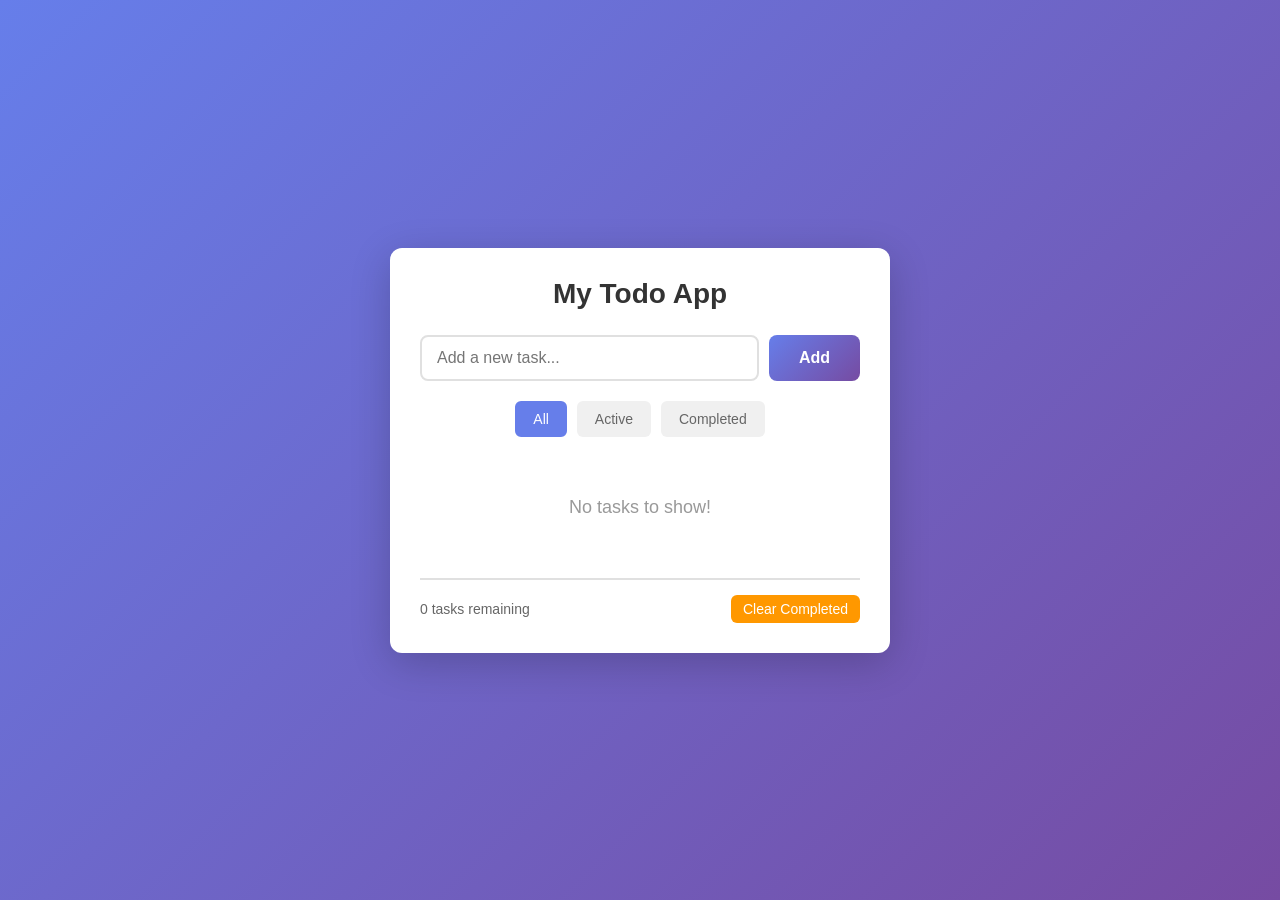
<file: index.html>
<!DOCTYPE html>
<html lang="en">
<head>
    <meta charset="UTF-8">
    <meta name="viewport" content="width=device-width, initial-scale=1.0">
    <title>Todo App</title>
    <link rel="stylesheet" href="styles.css">
</head>
<body>
    <div class="container">
        <div class="todo-wrapper">
            <h1>My Todo App</h1>
            
            <div class="input-section">
                <input 
                    type="text" 
                    id="todoInput" 
                    placeholder="Add a new task..."
                    autocomplete="off"
                >
                <button id="addBtn" onclick="addTodo()">Add</button>
            </div>

            <div class="filter-buttons">
                <button class="filter-btn active" data-filter="all">All</button>
                <button class="filter-btn" data-filter="active">Active</button>
                <button class="filter-btn" data-filter="completed">Completed</button>
            </div>

            <ul id="todoList" class="todo-list"></ul>

            <div class="stats">
                <span id="todoCount">0 tasks remaining</span>
                <button id="clearBtn" onclick="clearCompleted()">Clear Completed</button>
            </div>
        </div>
    </div>

    <script src="script.js"></script>
</body>
</html>
</file>
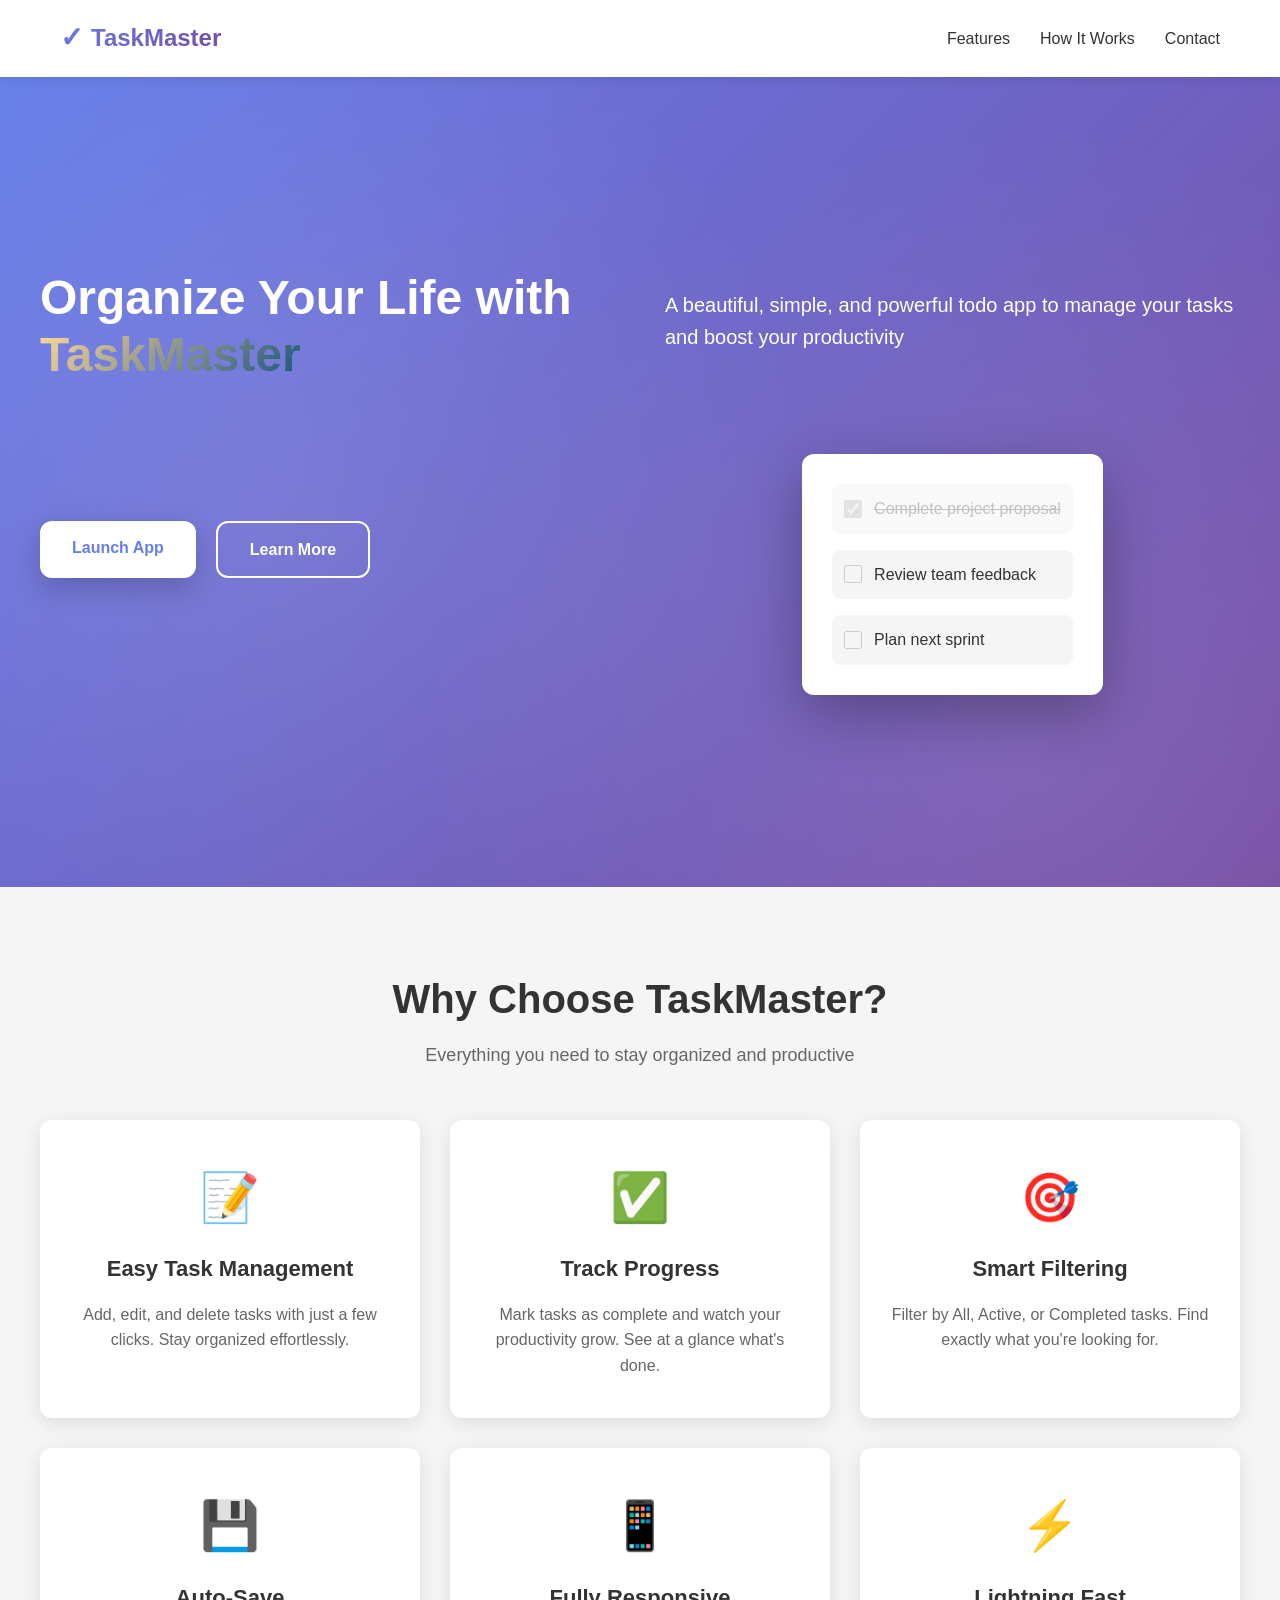
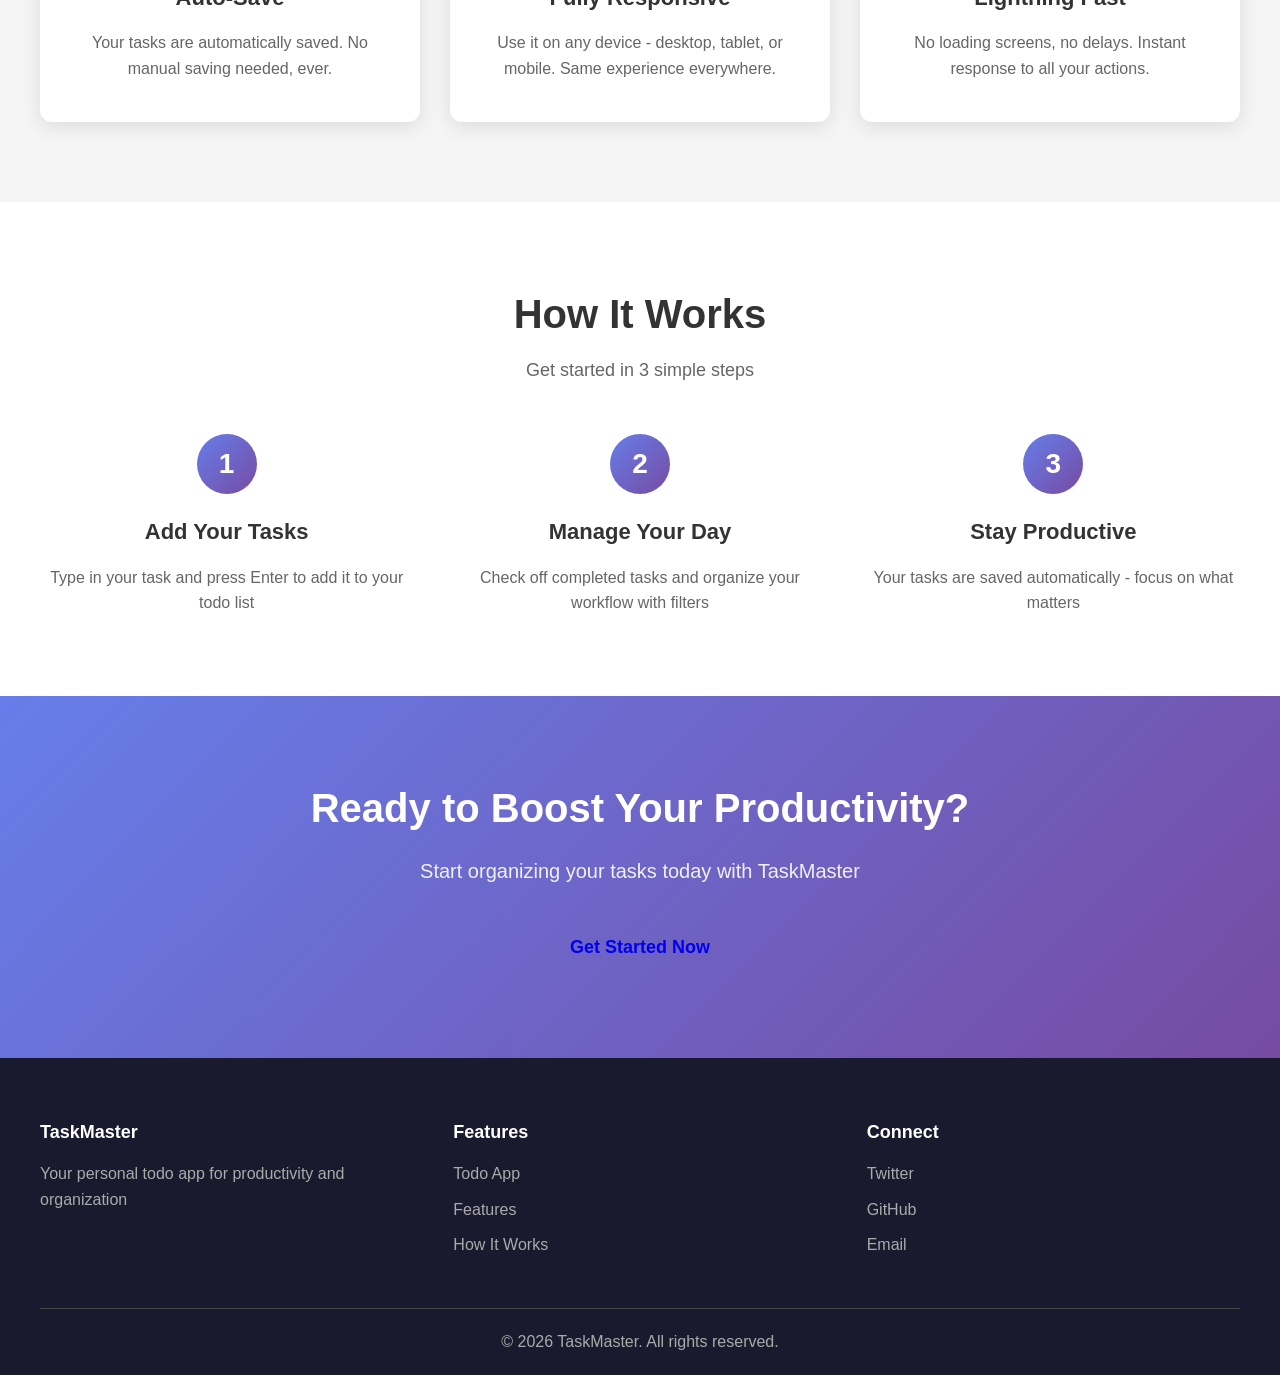
<file: landing.html>
<!DOCTYPE html>
<html lang="en">
<head>
    <meta charset="UTF-8">
    <meta name="viewport" content="width=device-width, initial-scale=1.0">
    <title>TaskMaster - Your Personal Todo App</title>
    <link rel="stylesheet" href="landing-styles.css">
</head>
<body>
    <!-- Navigation -->
    <nav class="navbar">
        <div class="nav-container">
            <div class="logo">
                <span class="logo-icon">✓</span>
                <span class="logo-text">TaskMaster</span>
            </div>
            <ul class="nav-links">
                <li><a href="#features">Features</a></li>
                <li><a href="#how-it-works">How It Works</a></li>
                <li><a href="#footer">Contact</a></li>
            </ul>
        </div>
    </nav>

    <!-- Hero Section -->
    <section class="hero">
        <div class="hero-content">
            <h1 class="hero-title">Organize Your Life with <span class="gradient-text">TaskMaster</span></h1>
            <p class="hero-subtitle">A beautiful, simple, and powerful todo app to manage your tasks and boost your productivity</p>
            <div class="hero-buttons">
                <a href="index.html" class="btn btn-primary">Launch App</a>
                <a href="#features" class="btn btn-secondary">Learn More</a>
            </div>
            <div class="hero-image">
                <div class="floating-card">
                    <div class="card-item completed">
                        <input type="checkbox" checked disabled>
                        <span>Complete project proposal</span>
                    </div>
                    <div class="card-item">
                        <input type="checkbox" disabled>
                        <span>Review team feedback</span>
                    </div>
                    <div class="card-item">
                        <input type="checkbox" disabled>
                        <span>Plan next sprint</span>
                    </div>
                </div>
            </div>
        </div>
    </section>

    <!-- Features Section -->
    <section id="features" class="features">
        <div class="section-container">
            <h2 class="section-title">Why Choose TaskMaster?</h2>
            <p class="section-subtitle">Everything you need to stay organized and productive</p>
            
            <div class="features-grid">
                <div class="feature-card">
                    <div class="feature-icon">📝</div>
                    <h3>Easy Task Management</h3>
                    <p>Add, edit, and delete tasks with just a few clicks. Stay organized effortlessly.</p>
                </div>

                <div class="feature-card">
                    <div class="feature-icon">✅</div>
                    <h3>Track Progress</h3>
                    <p>Mark tasks as complete and watch your productivity grow. See at a glance what's done.</p>
                </div>

                <div class="feature-card">
                    <div class="feature-icon">🎯</div>
                    <h3>Smart Filtering</h3>
                    <p>Filter by All, Active, or Completed tasks. Find exactly what you're looking for.</p>
                </div>

                <div class="feature-card">
                    <div class="feature-icon">💾</div>
                    <h3>Auto-Save</h3>
                    <p>Your tasks are automatically saved. No manual saving needed, ever.</p>
                </div>

                <div class="feature-card">
                    <div class="feature-icon">📱</div>
                    <h3>Fully Responsive</h3>
                    <p>Use it on any device - desktop, tablet, or mobile. Same experience everywhere.</p>
                </div>

                <div class="feature-card">
                    <div class="feature-icon">⚡</div>
                    <h3>Lightning Fast</h3>
                    <p>No loading screens, no delays. Instant response to all your actions.</p>
                </div>
            </div>
        </div>
    </section>

    <!-- How It Works Section -->
    <section id="how-it-works" class="how-it-works">
        <div class="section-container">
            <h2 class="section-title">How It Works</h2>
            <p class="section-subtitle">Get started in 3 simple steps</p>
            
            <div class="steps-grid">
                <div class="step">
                    <div class="step-number">1</div>
                    <h3>Add Your Tasks</h3>
                    <p>Type in your task and press Enter to add it to your todo list</p>
                </div>

                <div class="step">
                    <div class="step-number">2</div>
                    <h3>Manage Your Day</h3>
                    <p>Check off completed tasks and organize your workflow with filters</p>
                </div>

                <div class="step">
                    <div class="step-number">3</div>
                    <h3>Stay Productive</h3>
                    <p>Your tasks are saved automatically - focus on what matters</p>
                </div>
            </div>
        </div>
    </section>

    <!-- CTA Section -->
    <section class="cta-section">
        <div class="section-container">
            <h2>Ready to Boost Your Productivity?</h2>
            <p>Start organizing your tasks today with TaskMaster</p>
            <a href="index.html" class="btn btn-large">Get Started Now</a>
        </div>
    </section>

    <!-- Footer -->
    <footer id="footer" class="footer">
        <div class="footer-content">
            <div class="footer-section">
                <h4>TaskMaster</h4>
                <p>Your personal todo app for productivity and organization</p>
            </div>
            <div class="footer-section">
                <h4>Features</h4>
                <ul>
                    <li><a href="index.html">Todo App</a></li>
                    <li><a href="#features">Features</a></li>
                    <li><a href="#how-it-works">How It Works</a></li>
                </ul>
            </div>
            <div class="footer-section">
                <h4>Connect</h4>
                <ul>
                    <li><a href="#">Twitter</a></li>
                    <li><a href="#">GitHub</a></li>
                    <li><a href="#">Email</a></li>
                </ul>
            </div>
        </div>
        <div class="footer-bottom">
            <p>&copy; 2026 TaskMaster. All rights reserved.</p>
        </div>
    </footer>

    <script src="landing-script.js"></script>
</body>
</html>
</file>
<file: styles.css>
* {
    margin: 0;
    padding: 0;
    box-sizing: border-box;
}

body {
    font-family: 'Segoe UI', Tahoma, Geneva, Verdana, sans-serif;
    background: linear-gradient(135deg, #667eea 0%, #764ba2 100%);
    min-height: 100vh;
    display: flex;
    justify-content: center;
    align-items: center;
    padding: 20px;
}

.container {
    width: 100%;
    max-width: 500px;
}

.todo-wrapper {
    background: white;
    border-radius: 12px;
    box-shadow: 0 10px 40px rgba(0, 0, 0, 0.2);
    padding: 30px;
    animation: slideIn 0.3s ease-out;
}

@keyframes slideIn {
    from {
        opacity: 0;
        transform: translateY(-20px);
    }
    to {
        opacity: 1;
        transform: translateY(0);
    }
}

h1 {
    color: #333;
    margin-bottom: 25px;
    text-align: center;
    font-size: 28px;
}

.input-section {
    display: flex;
    gap: 10px;
    margin-bottom: 20px;
}

#todoInput {
    flex: 1;
    padding: 12px 15px;
    border: 2px solid #e0e0e0;
    border-radius: 8px;
    font-size: 16px;
    transition: border-color 0.3s;
}

#todoInput:focus {
    outline: none;
    border-color: #667eea;
}

#addBtn {
    padding: 12px 30px;
    background: linear-gradient(135deg, #667eea 0%, #764ba2 100%);
    color: white;
    border: none;
    border-radius: 8px;
    font-size: 16px;
    font-weight: bold;
    cursor: pointer;
    transition: transform 0.2s, box-shadow 0.2s;
}

#addBtn:hover {
    transform: translateY(-2px);
    box-shadow: 0 5px 15px rgba(102, 126, 234, 0.4);
}

#addBtn:active {
    transform: translateY(0);
}

.filter-buttons {
    display: flex;
    gap: 10px;
    margin-bottom: 20px;
    justify-content: center;
}

.filter-btn {
    padding: 8px 16px;
    background: #f0f0f0;
    border: 2px solid transparent;
    border-radius: 6px;
    cursor: pointer;
    font-size: 14px;
    font-weight: 500;
    transition: all 0.3s;
    color: #666;
}

.filter-btn.active {
    background: #667eea;
    color: white;
    border-color: #667eea;
}

.filter-btn:hover {
    background: #e0e0e0;
}

.filter-btn.active:hover {
    background: #667eea;
}

.todo-list {
    list-style: none;
    margin-bottom: 20px;
    max-height: 400px;
    overflow-y: auto;
}

.todo-list::-webkit-scrollbar {
    width: 6px;
}

.todo-list::-webkit-scrollbar-track {
    background: #f1f1f1;
    border-radius: 3px;
}

.todo-list::-webkit-scrollbar-thumb {
    background: #667eea;
    border-radius: 3px;
}

.todo-item {
    display: flex;
    align-items: center;
    padding: 15px;
    background: #f9f9f9;
    border-radius: 8px;
    margin-bottom: 10px;
    transition: all 0.3s;
    animation: fadeIn 0.3s ease-out;
}

@keyframes fadeIn {
    from {
        opacity: 0;
        transform: translateX(-10px);
    }
    to {
        opacity: 1;
        transform: translateX(0);
    }
}

.todo-item:hover {
    background: #f0f0f0;
    box-shadow: 0 2px 8px rgba(0, 0, 0, 0.1);
}

.todo-item.completed {
    opacity: 0.6;
}

.todo-checkbox {
    width: 20px;
    height: 20px;
    margin-right: 15px;
    cursor: pointer;
    accent-color: #667eea;
}

.todo-text {
    flex: 1;
    font-size: 16px;
    color: #333;
    word-break: break-word;
}

.todo-item.completed .todo-text {
    text-decoration: line-through;
    color: #999;
}

.delete-btn {
    background: #ff6b6b;
    color: white;
    border: none;
    padding: 6px 12px;
    border-radius: 6px;
    cursor: pointer;
    font-size: 14px;
    transition: all 0.2s;
    margin-left: 10px;
}

.delete-btn:hover {
    background: #ff5252;
    transform: scale(1.05);
}

.delete-btn:active {
    transform: scale(0.95);
}

.stats {
    display: flex;
    justify-content: space-between;
    align-items: center;
    padding-top: 15px;
    border-top: 2px solid #e0e0e0;
    font-size: 14px;
    color: #666;
}

#clearBtn {
    padding: 6px 12px;
    background: #ff9800;
    color: white;
    border: none;
    border-radius: 6px;
    cursor: pointer;
    font-size: 14px;
    transition: all 0.2s;
}

#clearBtn:hover {
    background: #f57c00;
    transform: translateY(-2px);
}

.empty-state {
    text-align: center;
    padding: 40px 20px;
    color: #999;
}

.empty-state p {
    font-size: 18px;
}

@media (max-width: 480px) {
    .todo-wrapper {
        padding: 20px;
    }

    h1 {
        font-size: 24px;
        margin-bottom: 20px;
    }

    .input-section {
        flex-direction: column;
    }

    #addBtn {
        width: 100%;
    }

    .filter-buttons {
        flex-wrap: wrap;
    }

    .stats {
        flex-direction: column;
        gap: 15px;
    }

    #clearBtn {
        width: 100%;
    }
}
</file>
<file: landing-styles.css>
* {
    margin: 0;
    padding: 0;
    box-sizing: border-box;
}

:root {
    --primary-color: #667eea;
    --secondary-color: #764ba2;
    --dark-color: #1a1a2e;
    --light-color: #f5f5f5;
    --text-color: #333;
    --border-radius: 12px;
    --transition: all 0.3s ease;
}

html {
    scroll-behavior: smooth;
}

body {
    font-family: 'Segoe UI', Tahoma, Geneva, Verdana, sans-serif;
    color: var(--text-color);
    line-height: 1.6;
    overflow-x: hidden;
}

/* Navigation */
.navbar {
    background: white;
    box-shadow: 0 2px 10px rgba(0, 0, 0, 0.1);
    position: sticky;
    top: 0;
    z-index: 100;
}

.nav-container {
    max-width: 1200px;
    margin: 0 auto;
    padding: 1rem 20px;
    display: flex;
    justify-content: space-between;
    align-items: center;
}

.logo {
    display: flex;
    align-items: center;
    gap: 8px;
    font-size: 24px;
    font-weight: bold;
    background: linear-gradient(135deg, #667eea 0%, #764ba2 100%);
    -webkit-background-clip: text;
    -webkit-text-fill-color: transparent;
}

.logo-icon {
    font-size: 28px;
}

.nav-links {
    display: flex;
    list-style: none;
    gap: 30px;
}

.nav-links a {
    text-decoration: none;
    color: var(--text-color);
    font-weight: 500;
    transition: var(--transition);
}

.nav-links a:hover {
    color: var(--primary-color);
}

/* Hero Section */
.hero {
    background: linear-gradient(135deg, #667eea 0%, #764ba2 100%);
    color: white;
    padding: 100px 20px;
    min-height: 90vh;
    display: flex;
    align-items: center;
    justify-content: center;
    position: relative;
    overflow: hidden;
}

.hero::before {
    content: '';
    position: absolute;
    top: 0;
    left: 0;
    right: 0;
    bottom: 0;
    background: radial-gradient(circle at 20% 50%, rgba(255, 255, 255, 0.1) 0%, transparent 50%),
                radial-gradient(circle at 80% 80%, rgba(255, 255, 255, 0.1) 0%, transparent 50%);
    pointer-events: none;
}

.hero-content {
    max-width: 1200px;
    display: grid;
    grid-template-columns: 1fr 1fr;
    gap: 50px;
    align-items: center;
    position: relative;
    z-index: 1;
}

.hero-title {
    font-size: 48px;
    font-weight: 800;
    margin-bottom: 20px;
    line-height: 1.2;
    animation: slideInLeft 0.8s ease-out;
}

.gradient-text {
    background: linear-gradient(135deg, #ffd89b 0%, #19547b 100%);
    -webkit-background-clip: text;
    -webkit-text-fill-color: transparent;
}

.hero-subtitle {
    font-size: 20px;
    opacity: 0.9;
    margin-bottom: 30px;
    animation: slideInLeft 0.8s ease-out 0.1s both;
}

.hero-buttons {
    display: flex;
    gap: 20px;
    margin-bottom: 50px;
    animation: slideInLeft 0.8s ease-out 0.2s both;
}

.btn {
    padding: 14px 32px;
    border-radius: var(--border-radius);
    text-decoration: none;
    font-weight: 600;
    font-size: 16px;
    border: none;
    cursor: pointer;
    transition: var(--transition);
    display: inline-block;
}

.btn-primary {
    background: white;
    color: var(--primary-color);
    box-shadow: 0 10px 30px rgba(0, 0, 0, 0.2);
}

.btn-primary:hover {
    transform: translateY(-3px);
    box-shadow: 0 15px 40px rgba(0, 0, 0, 0.3);
}

.btn-secondary {
    background: transparent;
    color: white;
    border: 2px solid white;
}

.btn-secondary:hover {
    background: white;
    color: var(--primary-color);
}

.btn-large {
    padding: 16px 40px;
    font-size: 18px;
}

.hero-image {
    display: flex;
    justify-content: center;
    align-items: center;
    animation: floatUp 0.8s ease-out 0.3s both;
}

.floating-card {
    background: white;
    border-radius: var(--border-radius);
    padding: 30px;
    box-shadow: 0 20px 60px rgba(0, 0, 0, 0.3);
    min-width: 300px;
    animation: float 3s ease-in-out infinite;
}

.card-item {
    display: flex;
    align-items: center;
    gap: 12px;
    margin-bottom: 16px;
    padding: 12px;
    background: #f5f5f5;
    border-radius: 8px;
    color: var(--text-color);
}

.card-item:last-child {
    margin-bottom: 0;
}

.card-item input[type="checkbox"] {
    width: 18px;
    height: 18px;
    cursor: pointer;
    accent-color: var(--primary-color);
}

.card-item.completed {
    opacity: 0.6;
}

.card-item.completed span {
    text-decoration: line-through;
    color: #999;
}

@keyframes slideInLeft {
    from {
        opacity: 0;
        transform: translateX(-50px);
    }
    to {
        opacity: 1;
        transform: translateX(0);
    }
}

@keyframes floatUp {
    from {
        opacity: 0;
        transform: translateY(50px);
    }
    to {
        opacity: 1;
        transform: translateY(0);
    }
}

@keyframes float {
    0%, 100% {
        transform: translateY(0px);
    }
    50% {
        transform: translateY(-20px);
    }
}

/* Features Section */
.features {
    padding: 80px 20px;
    background: var(--light-color);
}

.section-container {
    max-width: 1200px;
    margin: 0 auto;
}

.section-title {
    font-size: 40px;
    font-weight: 800;
    text-align: center;
    margin-bottom: 10px;
}

.section-subtitle {
    font-size: 18px;
    color: #666;
    text-align: center;
    margin-bottom: 50px;
}

.features-grid {
    display: grid;
    grid-template-columns: repeat(auto-fit, minmax(300px, 1fr));
    gap: 30px;
}

.feature-card {
    background: white;
    padding: 40px 30px;
    border-radius: var(--border-radius);
    text-align: center;
    box-shadow: 0 5px 20px rgba(0, 0, 0, 0.1);
    transition: var(--transition);
}

.feature-card:hover {
    transform: translateY(-10px);
    box-shadow: 0 15px 40px rgba(0, 0, 0, 0.15);
}

.feature-icon {
    font-size: 48px;
    margin-bottom: 15px;
}

.feature-card h3 {
    font-size: 22px;
    margin-bottom: 15px;
    color: var(--text-color);
}

.feature-card p {
    color: #666;
    line-height: 1.6;
}

/* How It Works Section */
.how-it-works {
    padding: 80px 20px;
    background: white;
}

.steps-grid {
    display: grid;
    grid-template-columns: repeat(auto-fit, minmax(280px, 1fr));
    gap: 40px;
    margin-top: 50px;
}

.step {
    text-align: center;
    position: relative;
}

.step-number {
    width: 60px;
    height: 60px;
    background: linear-gradient(135deg, #667eea 0%, #764ba2 100%);
    color: white;
    border-radius: 50%;
    display: flex;
    align-items: center;
    justify-content: center;
    font-size: 28px;
    font-weight: bold;
    margin: 0 auto 20px;
}

.step h3 {
    font-size: 22px;
    margin-bottom: 15px;
}

.step p {
    color: #666;
    line-height: 1.6;
}

/* CTA Section */
.cta-section {
    background: linear-gradient(135deg, #667eea 0%, #764ba2 100%);
    color: white;
    padding: 80px 20px;
    text-align: center;
}

.cta-section h2 {
    font-size: 40px;
    font-weight: 800;
    margin-bottom: 15px;
}

.cta-section p {
    font-size: 20px;
    margin-bottom: 30px;
    opacity: 0.9;
}

/* Footer */
.footer {
    background: var(--dark-color);
    color: white;
    padding: 60px 20px 20px;
}

.footer-content {
    max-width: 1200px;
    margin: 0 auto;
    display: grid;
    grid-template-columns: repeat(auto-fit, minmax(250px, 1fr));
    gap: 40px;
    margin-bottom: 40px;
}

.footer-section h4 {
    font-size: 18px;
    margin-bottom: 15px;
}

.footer-section p {
    color: #aaa;
    line-height: 1.6;
}

.footer-section ul {
    list-style: none;
}

.footer-section ul li {
    margin-bottom: 10px;
}

.footer-section a {
    color: #aaa;
    text-decoration: none;
    transition: var(--transition);
}

.footer-section a:hover {
    color: white;
}

.footer-bottom {
    max-width: 1200px;
    margin: 0 auto;
    padding-top: 20px;
    border-top: 1px solid #444;
    text-align: center;
    color: #aaa;
}

/* Responsive */
@media (max-width: 768px) {
    .hero-content {
        grid-template-columns: 1fr;
        padding: 0 20px;
    }

    .hero-title {
        font-size: 32px;
    }

    .hero-subtitle {
        font-size: 16px;
    }

    .hero-buttons {
        flex-direction: column;
    }

    .btn {
        width: 100%;
        text-align: center;
    }

    .hero-image {
        display: none;
    }

    .section-title {
        font-size: 32px;
    }

    .nav-links {
        gap: 15px;
        font-size: 14px;
    }

    .cta-section h2 {
        font-size: 28px;
    }
}

@media (max-width: 480px) {
    .hero {
        padding: 60px 15px;
        min-height: 70vh;
    }

    .hero-title {
        font-size: 24px;
    }

    .hero-subtitle {
        font-size: 14px;
    }

    .section-title {
        font-size: 24px;
    }

    .section-subtitle {
        font-size: 16px;
    }

    .features-grid {
        grid-template-columns: 1fr;
    }

    .feature-card {
        padding: 25px 20px;
    }

    .feature-icon {
        font-size: 36px;
    }

    .steps-grid {
        gap: 25px;
    }

    .footer-content {
        grid-template-columns: 1fr;
        gap: 30px;
    }
}
</file>
